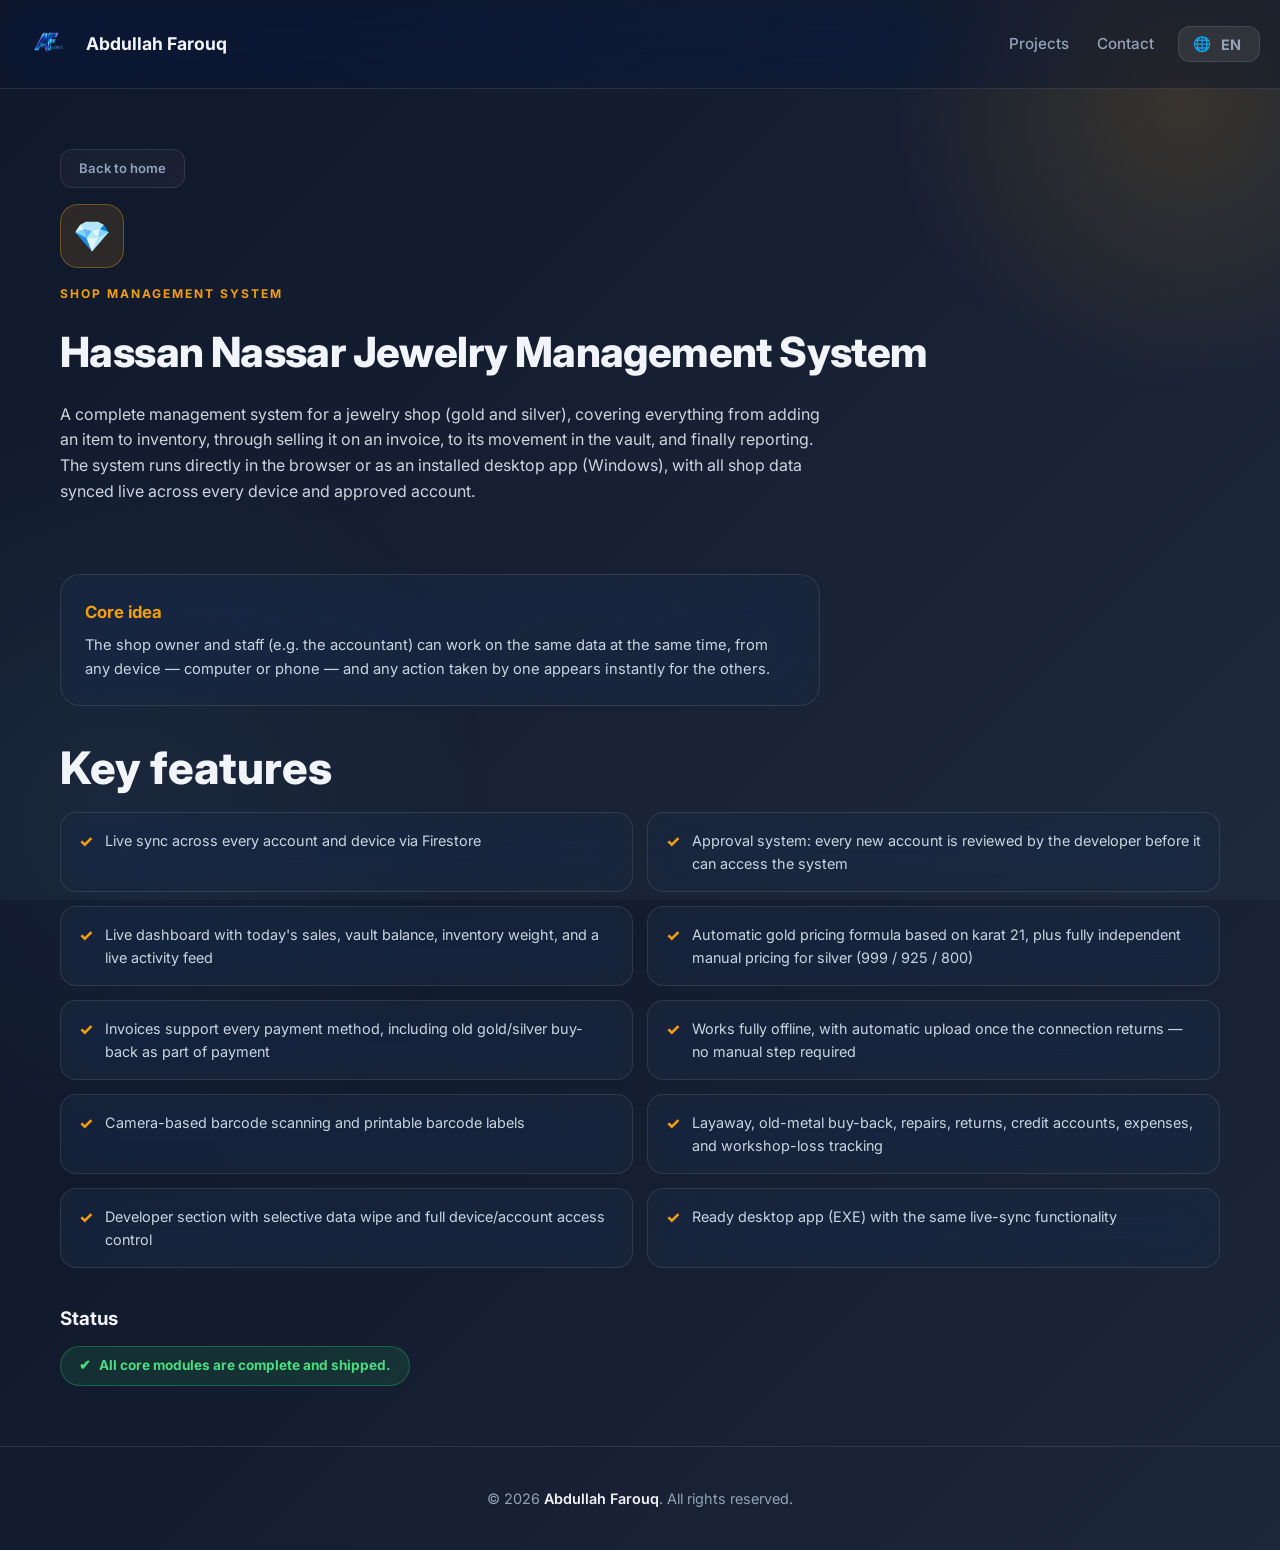
<file: jewelry.html>
<!DOCTYPE html>
<html lang="en" dir="ltr">
<head>
<meta charset="UTF-8">
<meta name="viewport" content="width=device-width, initial-scale=1.0, viewport-fit=cover">
<title>Hassan Nassar Jewelry Management System | Abdullah Farouq</title>
<link rel="icon" type="image/png" href="Logo_3.png">
<link rel="preconnect" href="https://fonts.googleapis.com">
<link rel="preconnect" href="https://fonts.gstatic.com" crossorigin>
<link href="https://fonts.googleapis.com/css2?family=Inter:wght@400;500;600;700;800;900&display=swap" rel="stylesheet">
<link rel="stylesheet" href="shared.css">
<style>
  .p-hero{padding:60px 20px 10px}
  .p-hero .wrap{display:flex;flex-direction:column;gap:16px;align-items:flex-start}
  .p-icon{width:64px;height:64px;border-radius:18px;display:flex;align-items:center;justify-content:center;background:rgba(245,158,11,.12);border:1px solid rgba(251,191,36,.3);font-size:1.9rem}
  .p-title{font-size:clamp(1.8rem,4vw,2.6rem);font-weight:800;letter-spacing:-.6px}
  .p-intro{color:var(--muted);max-width:760px;font-size:1rem}
  .core-box{background:var(--panel);border:1px solid var(--panel-border);border-radius:var(--radius-md);padding:24px;max-width:760px}
  .core-box h3{margin-bottom:8px;font-size:1.05rem;color:var(--gold-3)}
  .core-box p{color:var(--muted);font-size:.92rem}
  .feature-grid{display:grid;grid-template-columns:repeat(2,1fr);gap:14px}
  .feature-item{display:flex;gap:12px;align-items:flex-start;background:var(--panel);border:1px solid var(--panel-border);border-radius:16px;padding:16px 18px}
  .feature-item .check{color:var(--gold-3);font-weight:800;flex:none}
  .feature-item p{color:var(--muted);font-size:.9rem}
  .status-badge{display:inline-flex;align-items:center;gap:8px;padding:8px 18px;border-radius:20px;background:rgba(34,197,94,.12);border:1px solid rgba(34,197,94,.35);color:#4ade80;font-weight:700;font-size:.85rem}
  @media (max-width:768px){.feature-grid{grid-template-columns:1fr}}
</style>
</head>
<body>

<svg style="display:none" aria-hidden="true">
  <defs>
    <linearGradient id="goldGradient" x1="0%" y1="100%" x2="100%" y2="0%"><stop offset="0%" stop-color="#F59E0B"/><stop offset="50%" stop-color="#FBBF24"/><stop offset="100%" stop-color="#FCD34D"/></linearGradient>
    <linearGradient id="copperGradient" x1="0%" y1="0%" x2="100%" y2="100%"><stop offset="0%" stop-color="#DC2626"/><stop offset="50%" stop-color="#F97316"/><stop offset="100%" stop-color="#FB923C"/></linearGradient>
    <linearGradient id="bronzeGradient" x1="0%" y1="0%" x2="100%" y2="0%"><stop offset="0%" stop-color="#92400E"/><stop offset="100%" stop-color="#B45309"/></linearGradient>
    <filter id="goldGlow" x="-20%" y="-20%" width="140%" height="140%"><feGaussianBlur stdDeviation="5" result="blur1"/><feMerge><feMergeNode in="blur1"/><feMergeNode in="SourceGraphic"/></feMerge></filter>
    <g id="af-emblem" filter="url(#goldGlow)">
      <path d="M 130 370 L 230 130 L 280 130 L 180 370 Z" fill="url(#goldGradient)"/>
      <path d="M 230 130 L 370 130 L 345 180 L 275 180 L 275 225 L 340 225 L 320 270 L 275 270 L 275 370 L 230 370 Z" fill="url(#copperGradient)"/>
      <path d="M 190 270 L 320 270 L 340 225 L 170 225 Z" fill="url(#bronzeGradient)" opacity="0.95"/>
      <line x1="230" y1="130" x2="370" y2="130" stroke="#FFF9E6" stroke-width="2" opacity="0.7"/>
      <line x1="170" y1="225" x2="340" y2="225" stroke="#FCD34D" stroke-width="2" opacity="0.8"/>
      <line x1="130" y1="370" x2="180" y2="370" stroke="#FCD34D" stroke-width="2.5"/>
      <line x1="230" y1="370" x2="275" y2="370" stroke="#FB923C" stroke-width="2.5"/>
      <circle cx="230" cy="130" r="4" fill="#FFFFFF"/><circle cx="370" cy="130" r="4" fill="#FB923C"/><circle cx="130" cy="370" r="4" fill="#FCD34D"/><circle cx="340" cy="225" r="3" fill="#FCD34D"/>
    </g>
  </defs>
</svg>

<div class="ambient-glow-1"></div>
<div class="ambient-glow-2"></div>

<nav class="nav">
  <a href="index.html" class="brand"><img src="Logo_3.png" alt="AF LOGIC" width="32" height="32">Abdullah Farouq</a>
  <div class="nav-right">
    <ul class="nav-links"><li><a href="index.html#projects" data-i18n="nav_projects">Projects</a></li><li><a href="index.html#contact" data-i18n="nav_contact">Contact</a></li></ul>
    <div class="lang-switch"><button class="lang-btn" id="langBtn">🌐 <span id="langLabel">EN</span></button><div class="lang-menu" id="langMenu"></div></div>
  </div>
</nav>

<section class="p-hero">
  <div class="wrap reveal">
    <a href="index.html" class="ghost-btn" style="padding:8px 18px;font-size:.82rem" data-i18n="back_home">← Back to home</a>
    <div class="p-icon">💎</div>
    <span class="eyebrow" data-i18n="j_tag" style="margin-bottom:0">Shop Management System</span>
    <h1 class="p-title" data-i18n="j_title">Hassan Nassar Jewelry Management System</h1>
    <p class="p-intro" data-i18n="j_intro">A complete management system for a jewelry shop (gold and silver)...</p>
  </div>
</section>

<section>
  <div class="wrap" style="display:flex;flex-direction:column;gap:36px">
    <div class="core-box reveal">
      <h3 data-i18n="j_core_title">Core idea</h3>
      <p data-i18n="j_core">The shop owner and staff can work on the same data at the same time...</p>
    </div>

    <div class="reveal">
      <h2 class="section-title" data-i18n="j_features_title">Key features</h2>
      <div class="feature-grid" style="margin-top:16px">
        <div class="feature-item"><span class="check">✓</span><p data-i18n="j_f1"></p></div>
        <div class="feature-item"><span class="check">✓</span><p data-i18n="j_f2"></p></div>
        <div class="feature-item"><span class="check">✓</span><p data-i18n="j_f3"></p></div>
        <div class="feature-item"><span class="check">✓</span><p data-i18n="j_f4"></p></div>
        <div class="feature-item"><span class="check">✓</span><p data-i18n="j_f5"></p></div>
        <div class="feature-item"><span class="check">✓</span><p data-i18n="j_f6"></p></div>
        <div class="feature-item"><span class="check">✓</span><p data-i18n="j_f7"></p></div>
        <div class="feature-item"><span class="check">✓</span><p data-i18n="j_f8"></p></div>
        <div class="feature-item"><span class="check">✓</span><p data-i18n="j_f9"></p></div>
        <div class="feature-item"><span class="check">✓</span><p data-i18n="j_f10"></p></div>
      </div>
    </div>

    <div class="reveal">
      <h3 style="margin-bottom:12px" data-i18n="j_status_title">Status</h3>
      <span class="status-badge">✔ <span data-i18n="j_status_note">All core modules are complete and shipped.</span></span>
    </div>
  </div>
</section>

<footer><p>© <span id="year"></span> <span class="foot-brand">Abdullah Farouq</span>. <span data-i18n="footer_rights">All rights reserved.</span></p></footer>

<script src="shared.js"></script>
<script>document.getElementById('year').textContent = new Date().getFullYear();</script>
</body>
</html>
</file>
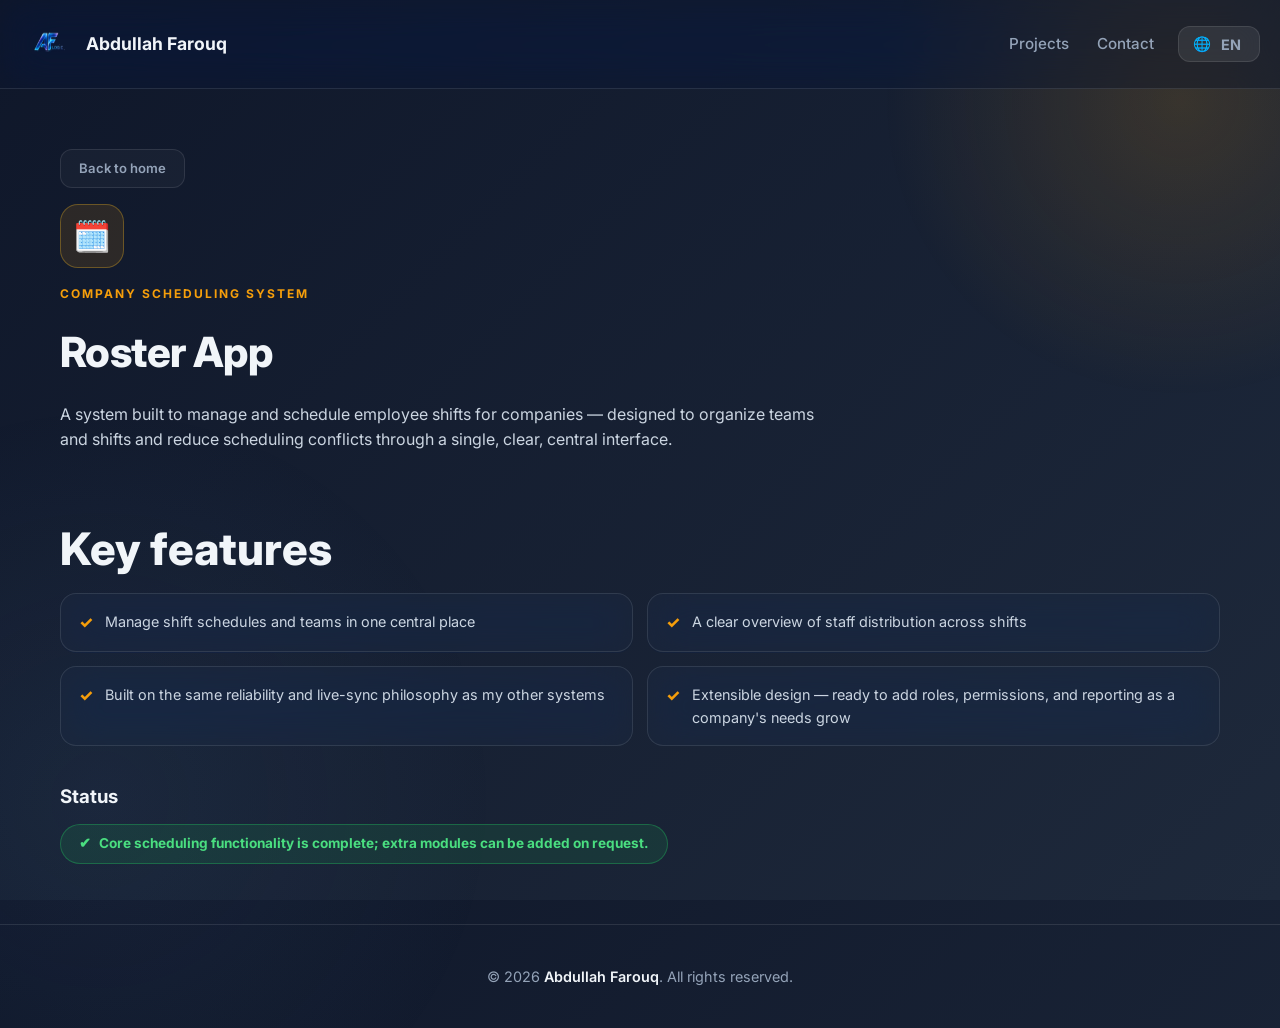
<file: roster.html>
<!DOCTYPE html>
<html lang="en" dir="ltr">
<head>
<meta charset="UTF-8">
<meta name="viewport" content="width=device-width, initial-scale=1.0, viewport-fit=cover">
<title>Roster App | Abdullah Farouq</title>
<link rel="icon" type="image/png" href="Logo_3.png">
<link rel="preconnect" href="https://fonts.googleapis.com">
<link rel="preconnect" href="https://fonts.gstatic.com" crossorigin>
<link href="https://fonts.googleapis.com/css2?family=Inter:wght@400;500;600;700;800;900&display=swap" rel="stylesheet">
<link rel="stylesheet" href="shared.css">
<style>
  .p-hero{padding:60px 20px 10px}
  .p-hero .wrap{display:flex;flex-direction:column;gap:16px;align-items:flex-start}
  .p-icon{width:64px;height:64px;border-radius:18px;display:flex;align-items:center;justify-content:center;background:rgba(245,158,11,.12);border:1px solid rgba(251,191,36,.3);font-size:1.9rem}
  .p-title{font-size:clamp(1.8rem,4vw,2.6rem);font-weight:800;letter-spacing:-.6px}
  .p-intro{color:var(--muted);max-width:760px;font-size:1rem}
  .feature-grid{display:grid;grid-template-columns:repeat(2,1fr);gap:14px}
  .feature-item{display:flex;gap:12px;align-items:flex-start;background:var(--panel);border:1px solid var(--panel-border);border-radius:16px;padding:16px 18px}
  .feature-item .check{color:var(--gold-3);font-weight:800;flex:none}
  .feature-item p{color:var(--muted);font-size:.9rem}
  .status-badge{display:inline-flex;align-items:center;gap:8px;padding:8px 18px;border-radius:20px;background:rgba(34,197,94,.12);border:1px solid rgba(34,197,94,.35);color:#4ade80;font-weight:700;font-size:.85rem}
  @media (max-width:768px){.feature-grid{grid-template-columns:1fr}}
</style>
</head>
<body>

<svg style="display:none" aria-hidden="true">
  <defs>
    <linearGradient id="goldGradient" x1="0%" y1="100%" x2="100%" y2="0%"><stop offset="0%" stop-color="#F59E0B"/><stop offset="50%" stop-color="#FBBF24"/><stop offset="100%" stop-color="#FCD34D"/></linearGradient>
    <linearGradient id="copperGradient" x1="0%" y1="0%" x2="100%" y2="100%"><stop offset="0%" stop-color="#DC2626"/><stop offset="50%" stop-color="#F97316"/><stop offset="100%" stop-color="#FB923C"/></linearGradient>
    <linearGradient id="bronzeGradient" x1="0%" y1="0%" x2="100%" y2="0%"><stop offset="0%" stop-color="#92400E"/><stop offset="100%" stop-color="#B45309"/></linearGradient>
    <filter id="goldGlow" x="-20%" y="-20%" width="140%" height="140%"><feGaussianBlur stdDeviation="5" result="blur1"/><feMerge><feMergeNode in="blur1"/><feMergeNode in="SourceGraphic"/></feMerge></filter>
    <g id="af-emblem" filter="url(#goldGlow)">
      <path d="M 130 370 L 230 130 L 280 130 L 180 370 Z" fill="url(#goldGradient)"/>
      <path d="M 230 130 L 370 130 L 345 180 L 275 180 L 275 225 L 340 225 L 320 270 L 275 270 L 275 370 L 230 370 Z" fill="url(#copperGradient)"/>
      <path d="M 190 270 L 320 270 L 340 225 L 170 225 Z" fill="url(#bronzeGradient)" opacity="0.95"/>
      <line x1="230" y1="130" x2="370" y2="130" stroke="#FFF9E6" stroke-width="2" opacity="0.7"/>
      <line x1="170" y1="225" x2="340" y2="225" stroke="#FCD34D" stroke-width="2" opacity="0.8"/>
      <line x1="130" y1="370" x2="180" y2="370" stroke="#FCD34D" stroke-width="2.5"/>
      <line x1="230" y1="370" x2="275" y2="370" stroke="#FB923C" stroke-width="2.5"/>
      <circle cx="230" cy="130" r="4" fill="#FFFFFF"/><circle cx="370" cy="130" r="4" fill="#FB923C"/><circle cx="130" cy="370" r="4" fill="#FCD34D"/><circle cx="340" cy="225" r="3" fill="#FCD34D"/>
    </g>
  </defs>
</svg>

<div class="ambient-glow-1"></div>
<div class="ambient-glow-2"></div>

<nav class="nav">
  <a href="index.html" class="brand"><img src="Logo_3.png" alt="AF LOGIC" width="32" height="32">Abdullah Farouq</a>
  <div class="nav-right">
    <ul class="nav-links"><li><a href="index.html#projects" data-i18n="nav_projects">Projects</a></li><li><a href="index.html#contact" data-i18n="nav_contact">Contact</a></li></ul>
    <div class="lang-switch"><button class="lang-btn" id="langBtn">🌐 <span id="langLabel">EN</span></button><div class="lang-menu" id="langMenu"></div></div>
  </div>
</nav>

<section class="p-hero">
  <div class="wrap reveal">
    <a href="index.html" class="ghost-btn" style="padding:8px 18px;font-size:.82rem" data-i18n="back_home">← Back to home</a>
    <div class="p-icon">🗓️</div>
    <span class="eyebrow" data-i18n="r_tag" style="margin-bottom:0">Company Scheduling System</span>
    <h1 class="p-title" data-i18n="r_title">Roster App</h1>
    <p class="p-intro" data-i18n="r_intro">A system built to manage and schedule employee shifts for companies...</p>
  </div>
</section>

<section>
  <div class="wrap" style="display:flex;flex-direction:column;gap:36px">
    <div class="reveal">
      <h2 class="section-title" data-i18n="r_features_title">Key features</h2>
      <div class="feature-grid" style="margin-top:16px">
        <div class="feature-item"><span class="check">✓</span><p data-i18n="r_f1"></p></div>
        <div class="feature-item"><span class="check">✓</span><p data-i18n="r_f2"></p></div>
        <div class="feature-item"><span class="check">✓</span><p data-i18n="r_f3"></p></div>
        <div class="feature-item"><span class="check">✓</span><p data-i18n="r_f4"></p></div>
      </div>
    </div>

    <div class="reveal">
      <h3 style="margin-bottom:12px" data-i18n="r_status_title">Status</h3>
      <span class="status-badge">✔ <span data-i18n="r_status_note">Core scheduling functionality is complete.</span></span>
    </div>
  </div>
</section>

<footer><p>© <span id="year"></span> <span class="foot-brand">Abdullah Farouq</span>. <span data-i18n="footer_rights">All rights reserved.</span></p></footer>

<script src="shared.js"></script>
<script>document.getElementById('year').textContent = new Date().getFullYear();</script>
</body>
</html>
</file>
<file: shared.css>
/* ===== Root & Theme Variables ===== */
:root {
  --gold-1: #FFFBEB;
  --gold-2: #FCD34D;
  --gold-3: #F59E0B;
  --text: #F1F5F9;
  --text-muted: #94A3B8;
  --muted: #CBD5E1;
  --panel: rgba(30, 41, 59, 0.55);
  --panel-border: rgba(255, 255, 255, 0.1);
  --surface-dark: #0F172A;
  --surface-card: #1E293B;
  --radius-sm: 12px;
  --radius-md: 20px;
  --radius-lg: 28px;
  --transition-base: 0.3s cubic-bezier(0.4, 0, 0.2, 1);
  --transition-spring: 0.6s cubic-bezier(0.16, 1, 0.3, 1);
}

/* ===== Global Reset ===== */
* {
  margin: 0;
  padding: 0;
  box-sizing: border-box;
  -webkit-tap-highlight-color: transparent;
}

html { scroll-behavior: smooth; }
html, body { width: 100%; height: 100%; }

body {
  font-family: 'Inter', -apple-system, BlinkMacSystemFont, 'Segoe UI', sans-serif;
  background: linear-gradient(135deg, #0F172A 0%, #1E293B 100%);
  color: var(--text);
  line-height: 1.6;
  overflow-x: hidden;
  position: relative;
  -webkit-font-smoothing: antialiased;
}

::selection { background: rgba(245, 158, 11, 0.35); color: #fff; }

/* ===== Ambient Background Glows ===== */
.ambient-glow-1, .ambient-glow-2 { position: fixed; pointer-events: none; z-index: 0; }

.ambient-glow-1 {
  width: 600px; height: 600px;
  background: radial-gradient(circle, rgba(245, 158, 11, 0.15) 0%, transparent 70%);
  top: -200px; right: -200px; border-radius: 50%;
  animation: driftGlow 18s ease-in-out infinite alternate;
}

.ambient-glow-2 {
  width: 800px; height: 800px;
  background: radial-gradient(circle, rgba(100, 150, 200, 0.08) 0%, transparent 70%);
  bottom: -300px; left: -300px; border-radius: 50%;
  animation: driftGlow 22s ease-in-out infinite alternate-reverse;
}

@keyframes driftGlow {
  0%   { transform: translate(0, 0) scale(1); }
  100% { transform: translate(30px, -20px) scale(1.08); }
}

@media (prefers-reduced-motion: reduce) {
  .ambient-glow-1, .ambient-glow-2 { animation: none; }
}

/* ===== Navigation ===== */
.nav {
  position: sticky; top: 0; z-index: 100;
  padding: 16px 20px;
  display: flex; align-items: center; justify-content: space-between; gap: 20px;
  background: rgba(15, 23, 42, 0.45);
  backdrop-filter: blur(20px) saturate(180%);
  -webkit-backdrop-filter: blur(20px) saturate(180%);
  border-bottom: 1px solid var(--panel-border);
  flex-wrap: wrap;
  transition: background var(--transition-base), box-shadow var(--transition-base), padding var(--transition-base);
}

.nav.scrolled {
  background: rgba(15, 23, 42, 0.75);
  box-shadow: 0 10px 30px rgba(0, 0, 0, 0.35);
  padding: 12px 20px;
}

.brand {
  display: flex; align-items: center; gap: 10px;
  font-weight: 700; font-size: 1.1rem; color: var(--text);
  text-decoration: none;
  transition: opacity var(--transition-base), transform var(--transition-base);
}

.brand:hover { opacity: 0.85; }
.brand:active { transform: scale(0.97); }

.brand img { width: 56px; height: 56px; display: block; transition: transform var(--transition-spring); }
.brand:hover img { transform: rotate(-4deg) scale(1.05); }

@media (max-width: 768px) {
  .brand img { width: 44px; height: 44px; }
}

.nav-right { display: flex; align-items: center; gap: 24px; flex-wrap: wrap; }
.nav-links { list-style: none; display: flex; gap: 28px; align-items: center; }

.nav-links a {
  color: var(--text-muted); text-decoration: none;
  font-size: 0.95rem; font-weight: 500;
  transition: color var(--transition-base);
  position: relative;
}

.nav-links a::after {
  content: ''; position: absolute; bottom: -4px; left: 0;
  width: 0; height: 2px; background: var(--gold-3);
  transition: width var(--transition-base);
}

.nav-links a:hover { color: var(--text); }
.nav-links a:hover::after { width: 100%; }

/* ===== Language Switcher ===== */
.lang-switch { position: relative; }

.lang-btn {
  display: flex; align-items: center; gap: 6px;
  padding: 8px 14px;
  background: rgba(255, 255, 255, 0.08);
  border: 1px solid var(--panel-border);
  border-radius: var(--radius-sm);
  color: var(--text-muted);
  cursor: pointer; font-size: 0.9rem; font-weight: 600;
  transition: all var(--transition-base);
  font-family: inherit;
}

.lang-btn:hover {
  background: rgba(255, 255, 255, 0.12);
  color: var(--text);
  border-color: rgba(245, 158, 11, 0.4);
}

.lang-btn:active { transform: scale(0.95); }

#langLabel { font-weight: 700; min-width: 28px; display: inline-block; }

.lang-menu {
  position: absolute; top: 100%; right: 0; margin-top: 8px;
  background: rgba(30, 41, 59, 0.9);
  backdrop-filter: blur(20px) saturate(180%);
  -webkit-backdrop-filter: blur(20px) saturate(180%);
  border: 1px solid var(--panel-border);
  border-radius: var(--radius-sm);
  min-width: 140px; overflow: hidden;
  opacity: 0; visibility: hidden;
  transform: translateY(-8px) scale(0.96);
  transform-origin: top right;
  transition: opacity var(--transition-base), transform var(--transition-spring), visibility var(--transition-base);
  z-index: 200;
  box-shadow: 0 20px 40px rgba(0, 0, 0, 0.4);
}

.lang-menu.open { opacity: 1; visibility: visible; transform: translateY(0) scale(1); }

.lang-menu button {
  display: block; width: 100%; padding: 12px 16px;
  background: none; border: none; color: var(--text-muted);
  text-align: left; cursor: pointer; font-size: 0.9rem; font-weight: 500;
  font-family: inherit;
  transition: all var(--transition-base);
  border-bottom: 1px solid var(--panel-border);
}

.lang-menu button:last-child { border-bottom: none; }
.lang-menu button:hover { background: rgba(245, 158, 11, 0.1); color: var(--text); }
.lang-menu button.active { background: rgba(245, 158, 11, 0.2); color: var(--gold-3); font-weight: 600; }

/* ===== Main Container & Sections ===== */
main { position: relative; z-index: 1; }
.wrap { max-width: 1200px; margin: 0 auto; padding: 0 20px; }
section { padding: 60px 0; }

@media (max-width: 768px) {
  section { padding: 40px 0; }
}

/* ===== Hero Section ===== */
.hero { padding: 56px 20px 30px; text-align: center; }
.hero-inner { max-width: 820px; margin: 0 auto; display: flex; flex-direction: column; align-items: center; gap: 18px; }

.hero-title {
  font-size: clamp(2.1rem, 4.6vw, 3.4rem);
  font-weight: 800; line-height: 1.15; letter-spacing: -1px;
  background: linear-gradient(180deg, #fff 0%, #CBD5E1 100%);
  -webkit-background-clip: text; -webkit-text-fill-color: transparent; background-clip: text;
}

.hero-title span {
  background: linear-gradient(135deg, #F59E0B 0%, #F97316 50%, #FB923C 100%);
  -webkit-background-clip: text; -webkit-text-fill-color: transparent; background-clip: text;
}

.hero-desc { font-size: 1.05rem; color: var(--muted); max-width: 600px; line-height: 1.7; }
.hero-actions { display: flex; gap: 12px; flex-wrap: wrap; justify-content: center; margin-top: 12px; }

@media (max-width: 640px) {
  .hero-actions { flex-direction: column; width: 100%; }
  .hero-actions a { width: 100%; text-align: center; }
}

/* ===== Button Styles ===== */
.apple-glass-btn, .ghost-btn {
  padding: 14px 28px; border-radius: var(--radius-sm);
  text-decoration: none; font-weight: 600; font-size: 0.95rem;
  transition: transform var(--transition-spring), box-shadow var(--transition-base), background var(--transition-base), border-color var(--transition-base), color var(--transition-base);
  display: inline-flex; align-items: center; justify-content: center;
  border: none; cursor: pointer; font-family: inherit;
}

.apple-glass-btn {
  background: rgba(245, 158, 11, 0.15);
  border: 1.5px solid rgba(245, 158, 11, 0.4);
  color: var(--gold-3);
  backdrop-filter: blur(10px);
}

.apple-glass-btn:hover {
  background: rgba(245, 158, 11, 0.25);
  border-color: rgba(245, 158, 11, 0.6);
  transform: translateY(-2px);
  box-shadow: 0 12px 30px rgba(245, 158, 11, 0.15);
}

.apple-glass-btn:active, .ghost-btn:active { transform: scale(0.96) translateY(0); }

.ghost-btn {
  background: rgba(255, 255, 255, 0.03);
  border: 1.5px solid var(--panel-border);
  color: var(--text-muted);
}

.ghost-btn:hover {
  background: rgba(255, 255, 255, 0.08);
  border-color: var(--muted);
  color: var(--text);
  transform: translateY(-2px);
}

/* ===== Stats Section ===== */
.stats { display: flex; gap: 36px; flex-wrap: wrap; justify-content: center; margin-top: 6px; }
.stat { text-align: center; }
.stat b { display: block; font-size: 1.7rem; font-weight: 800; color: var(--gold-3); margin-bottom: 4px; }
.stat span { color: var(--muted); font-size: 0.8rem; font-weight: 500; letter-spacing: 0.5px; text-transform: uppercase; }

@media (max-width: 640px) {
  .stats { gap: 24px; }
  .stat b { font-size: 1.4rem; }
  .stat span { font-size: 0.75rem; }
}

/* ===== Reveal Animation ===== */
.reveal {
  opacity: 0; transform: translateY(24px);
  transition: opacity 0.8s cubic-bezier(0.16, 1, 0.3, 1), transform 0.8s cubic-bezier(0.16, 1, 0.3, 1);
}
.reveal.in { opacity: 1; transform: translateY(0); }

@media (prefers-reduced-motion: reduce) {
  .reveal { opacity: 1; transform: none; transition: none; }
}

/* ===== Section Headers ===== */
.eyebrow { font-size: 0.75rem; font-weight: 700; letter-spacing: 2px; text-transform: uppercase; color: var(--gold-3); margin-bottom: 8px; }
.section-title { font-size: clamp(1.8rem, 3.5vw, 2.8rem); font-weight: 800; line-height: 1.2; margin-bottom: 12px; color: var(--text); }
.section-sub { font-size: 1.05rem; color: var(--text-muted); max-width: 600px; line-height: 1.7; }

/* ===== Deck/Cards Section ===== */
.deck-section { padding: 40px 20px 100px; overflow: hidden; }
.deck-wrap { max-width: 1100px; margin: 0 auto; position: relative; }
.deck-container { position: relative; display: flex; flex-direction: column; gap: 22px; margin-top: 30px; perspective: 1200px; }

@media (min-width: 900px) {
  .deck-container { display: block; min-height: 820px; }
}

/* ===== Apple Card Styles (Liquid Glass) ===== */
.apple-card {
  position: relative; border-radius: var(--radius-md); padding: 24px;
  background: rgba(18, 24, 38, 0.6);
  backdrop-filter: blur(28px) saturate(200%);
  -webkit-backdrop-filter: blur(28px) saturate(200%);
  border: 1px solid rgba(255, 255, 255, 0.12);
  box-shadow: 0 20px 50px rgba(0, 0, 0, 0.4), inset 0 1px 0 rgba(255, 255, 255, 0.15);
  color: var(--text); text-decoration: none;
  display: flex; flex-direction: column; justify-content: space-between;
  transition: transform var(--transition-spring), box-shadow 0.4s ease, border-color 0.4s ease;
  transform-style: preserve-3d; will-change: transform; cursor: pointer;
  overflow: hidden; min-height: 280px;
}

.apple-card:active { transform: scale(0.98) !important; }

@media (max-width: 768px) {
  .apple-card { padding: 20px; border-radius: var(--radius-sm); min-height: 240px; }
}

.apple-card::before {
  content: ""; position: absolute; inset: 0; border-radius: var(--radius-md);
  background: radial-gradient(600px circle at var(--mx, 50%) var(--my, 50%), rgba(251, 191, 36, 0.18), transparent 40%);
  opacity: 0; transition: opacity 0.35s ease; pointer-events: none;
}

.apple-card:hover::before { opacity: 1; }

.apple-card:hover {
  border-color: rgba(251, 191, 36, 0.5);
  box-shadow: 0 30px 70px rgba(0, 0, 0, 0.6), 0 0 25px rgba(245, 158, 11, 0.2);
  z-index: 50 !important;
}

@media (min-width: 900px) {
  .apple-card { position: absolute; width: 480px; min-height: 340px; }
  .apple-card:nth-child(1) { top: 0px; inset-inline-start: 400px; z-index: 6; }
  .apple-card:nth-child(2) { top: 70px; inset-inline-start: 320px; z-index: 5; }
  .apple-card:nth-child(3) { top: 140px; inset-inline-start: 240px; z-index: 4; }
  .apple-card:nth-child(4) { top: 210px; inset-inline-start: 160px; z-index: 3; }
  .apple-card:nth-child(5) { top: 280px; inset-inline-start: 80px; z-index: 2; }
  .apple-card:nth-child(6) { top: 350px; inset-inline-start: 0px; z-index: 1; }
}

/* ===== Card Header ===== */
.card-header { display: flex; align-items: center; justify-content: space-between; margin-bottom: 16px; transform: translateZ(25px); }

.card-tag {
  font-size: 0.7rem; font-weight: 700; letter-spacing: 0.8px; text-transform: uppercase;
  color: var(--gold-3); background: rgba(245, 158, 11, 0.12);
  padding: 6px 12px; border-radius: 16px; border: 1px solid rgba(251, 191, 36, 0.3);
  white-space: nowrap;
}

.card-icon {
  width: 44px; height: 44px; border-radius: var(--radius-sm);
  background: rgba(255, 255, 255, 0.06); border: 1px solid var(--panel-border);
  display: flex; align-items: center; justify-content: center; font-size: 1.3rem;
  flex-shrink: 0; transition: transform var(--transition-spring);
}

.apple-card:hover .card-icon { transform: scale(1.08) rotate(-3deg); }

@media (max-width: 640px) {
  .card-icon { width: 40px; height: 40px; font-size: 1.1rem; }
}

/* ===== Card Body ===== */
.card-body { transform: translateZ(20px); flex: 1; }
.card-title { font-size: 1.3rem; font-weight: 800; margin-bottom: 8px; color: #ffffff; }
.card-desc { color: var(--muted); font-size: 0.9rem; line-height: 1.5; }

@media (max-width: 640px) {
  .card-title { font-size: 1.1rem; }
  .card-desc { font-size: 0.85rem; }
}

/* ===== Card Footer ===== */
.card-footer { margin-top: 16px; display: flex; align-items: center; justify-content: space-between; transform: translateZ(30px); gap: 8px; }

.card-link-btn {
  display: inline-flex; align-items: center; gap: 6px;
  font-size: 0.85rem; font-weight: 700; color: var(--gold-3);
  text-decoration: none;
  transition: color var(--transition-base), transform var(--transition-spring);
}

.apple-card:hover .card-link-btn { transform: translateX(4px); }
.card-link-btn:hover { color: var(--gold-2); }

/* ===== Reviews & Ratings ===== */
.stars-rating { display: flex; gap: 3px; color: var(--gold-3); font-size: 1rem; margin-bottom: 8px; }

.private-badge {
  font-size: 0.65rem; font-weight: 700; letter-spacing: 0.5px;
  color: #E24B4A; background: rgba(226, 75, 74, 0.12);
  padding: 4px 10px; border-radius: 14px; border: 1px solid rgba(226, 75, 74, 0.25);
  white-space: nowrap;
}

/* ===== Form Styles ===== */
.card-form { display: flex; flex-direction: column; gap: 10px; margin-top: 12px; }

.ios-input, .ios-textarea {
  width: 100%; background: rgba(0, 0, 0, 0.35);
  border: 1px solid rgba(255, 255, 255, 0.15);
  border-radius: var(--radius-sm); padding: 10px 12px;
  color: var(--text); font-size: 0.85rem; outline: none; font-family: inherit;
  transition: all var(--transition-base);
}

.ios-input:focus, .ios-textarea:focus {
  background: rgba(0, 0, 0, 0.5);
  border-color: rgba(245, 158, 11, 0.5);
  box-shadow: 0 0 0 3px rgba(245, 158, 11, 0.12);
}

.ios-input::placeholder, .ios-textarea::placeholder { color: rgba(255, 255, 255, 0.4); }
.ios-textarea { resize: vertical; min-height: 60px; }

.ios-btn {
  padding: 10px 16px;
  background: linear-gradient(135deg, #F59E0B 0%, #F97316 100%);
  color: #000; border: none; border-radius: var(--radius-sm);
  font-weight: 700; font-size: 0.9rem; cursor: pointer; font-family: inherit;
  transition: all var(--transition-base);
}

.ios-btn:hover { transform: translateY(-2px); box-shadow: 0 8px 20px rgba(245, 158, 11, 0.3); }
.ios-btn:active { transform: scale(0.96) translateY(0); }

/* ===== Contact Section ===== */
#contact { padding: 80px 20px; text-align: center; }
#contact .wrap { max-width: 700px; margin: 0 auto; }

/* ===== Footer ===== */
footer { padding: 40px 20px; text-align: center; border-top: 1px solid var(--panel-border); color: var(--text-muted); font-size: 0.9rem; }
.foot-brand { color: var(--text); font-weight: 600; }

/* ===== Project Detail Pages (jewelry.html / roster.html) ===== */
.core-box, .feature-item {
  background: var(--panel);
  backdrop-filter: blur(20px) saturate(180%);
  -webkit-backdrop-filter: blur(20px) saturate(180%);
  border: 1px solid var(--panel-border);
  border-radius: var(--radius-md);
  transition: transform var(--transition-spring), border-color var(--transition-base), box-shadow var(--transition-base);
}

.core-box:hover { border-color: rgba(245, 158, 11, 0.3); }
.feature-item { border-radius: 16px; }

.feature-item:hover {
  transform: translateY(-3px);
  border-color: rgba(245, 158, 11, 0.35);
  box-shadow: 0 12px 30px rgba(0, 0, 0, 0.3);
}

.p-icon { transition: transform var(--transition-spring); }
.p-hero:hover .p-icon { transform: scale(1.05) rotate(-3deg); }

.status-badge { transition: transform var(--transition-spring); }
.status-badge:hover { transform: scale(1.03); }

/* ===== Accessibility & Responsive ===== */
a:focus-visible, button:focus-visible, input:focus-visible, textarea:focus-visible {
  outline: 2px solid var(--gold-3);
  outline-offset: 2px;
  border-radius: 4px;
}

@media (prefers-reduced-motion: reduce) {
  * { animation-duration: 0.01ms !important; animation-iteration-count: 1 !important; transition-duration: 0.01ms !important; }
}

@media (max-width: 768px) {
  .nav { padding: 12px 16px; }
  .brand img { width: 36px; height: 36px; }
  .nav-links { gap: 16px; }
  .nav-links a { font-size: 0.9rem; }
  .deck-section { padding: 30px 16px 80px; }
  #contact { padding: 60px 16px; }
  footer { padding: 30px 16px; font-size: 0.85rem; }
}

/* ===== Scrollbar ===== */
::-webkit-scrollbar { width: 8px; }
::-webkit-scrollbar-track { background: transparent; }
::-webkit-scrollbar-thumb { background: rgba(245, 158, 11, 0.3); border-radius: 4px; }
::-webkit-scrollbar-thumb:hover { background: rgba(245, 158, 11, 0.5); }
</file>
